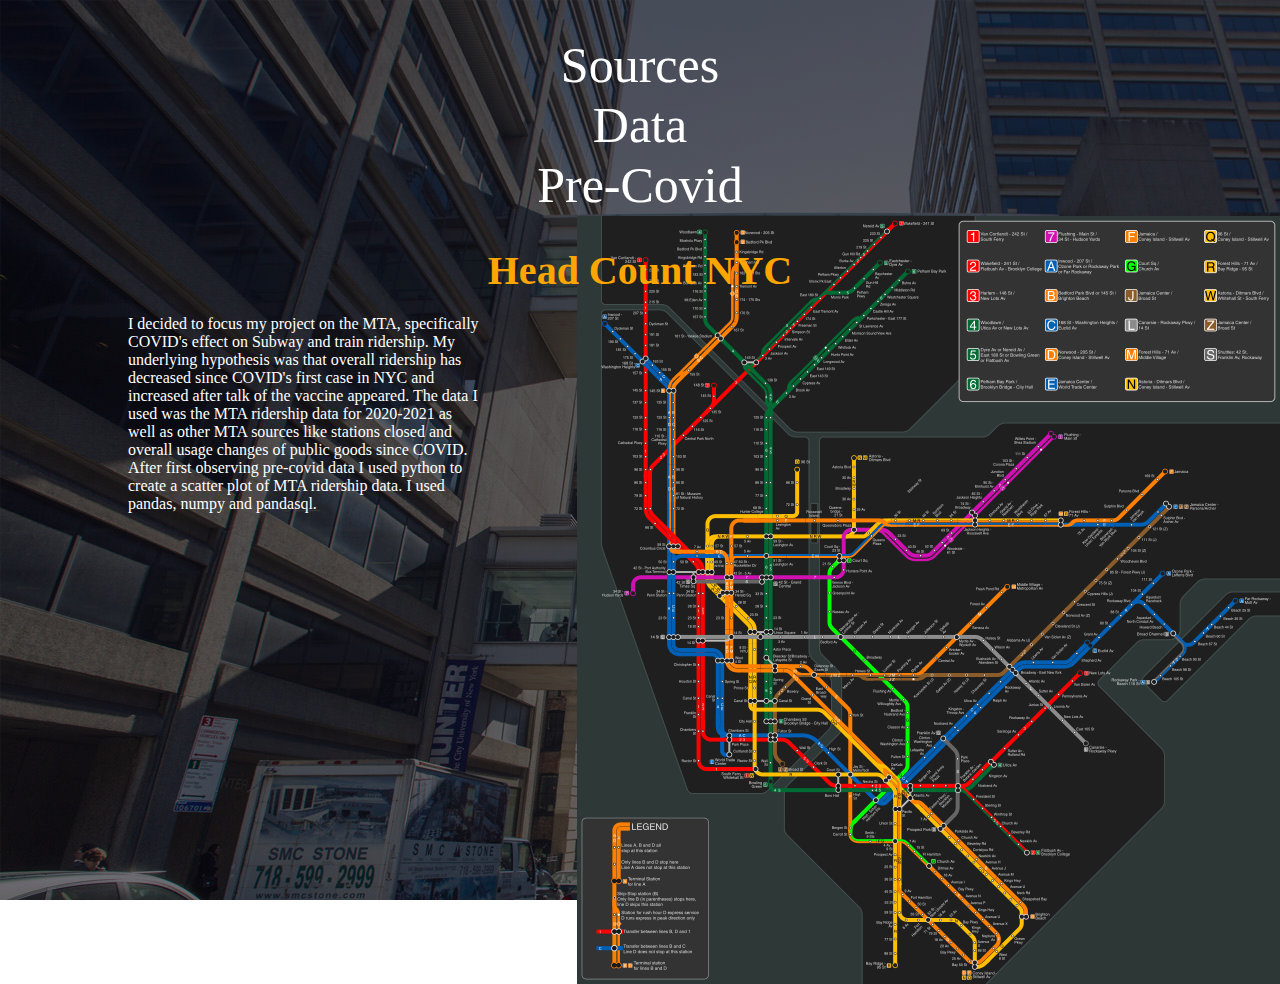
<file: index.html>
<!DOCTYPE html>
<html>
<head>
  <!-- Meta -->
  <meta name="viewport" content="width=device-width, initial-scale=1.0">
  <meta charset="UTF-8">

    <title> CSCI 39542 Orion Browne </title>
    <link rel = "stylesheet" type = "text/css" href= "css/style.css" >

</head>
<body>
    <header>
        <div class = "main">
            <div class = "logo">
                <h1>Head Count NYC</h1>
            </div>
            <ul class ="first">
                <br><br>
                <li><a href="sources.html">Sources  </a><a href="data.html">  Data</a><a href="precovid.html">  Pre-Covid</a></li>

            </ul>
            <div id ="content">
              <img src="map.png" title="MTA subway map" style="float: right">
            </div>
            <p3>
              I decided to focus my project on the MTA, specifically COVID's effect on Subway and train ridership. My underlying hypothesis was that overall ridership has decreased since COVID's first case in NYC and increased after talk of the vaccine appeared. The data I used was the MTA ridership data for 2020-2021 as well as other MTA sources like stations closed and overall usage changes of public goods since COVID. After first observing pre-covid data I used python to create a scatter plot of MTA ridership data. I used pandas, numpy and pandasql.

            </p3>

        </div>
    </header>

</body>
</html>
</file>
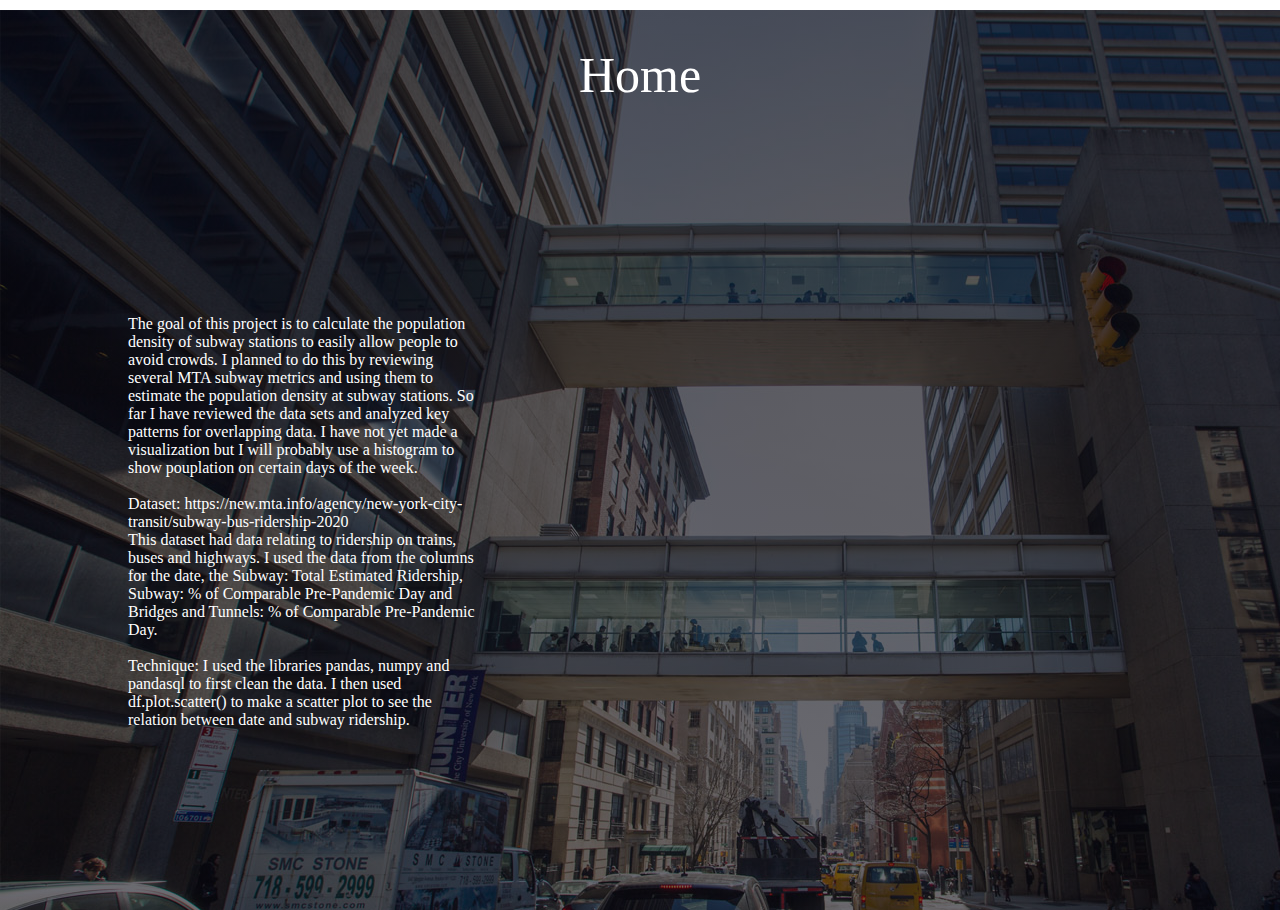
<file: data.html>
<!DOCTYPE html>
<html>
<head>
  <!-- Meta -->
  <meta name="viewport" content="width=device-width, initial-scale=1.0">
  <meta charset="UTF-8">

    <title> CSCI 39542 Orion Browne </title>
    <link rel = "stylesheet" type = "text/css" href= "css/style.css" >

</head>
<body>
    <header>
        <div class = "main">
            <ul class ="second">
                <br><br>
                <li><a href="index.html">Home</a></li>
            </ul>
          <p3>
            The goal of this project is to calculate the population density of subway stations to easily allow people to avoid crowds. I planned to do this by reviewing several MTA subway metrics and using them to estimate the population density at subway stations. So far I have reviewed the data sets and analyzed key patterns for overlapping data. I have not yet made a visualization but I will probably use a histogram to show pouplation on certain days of the week.
            <br><br>
            Dataset: https://new.mta.info/agency/new-york-city-transit/subway-bus-ridership-2020
            <br>
            This dataset had data relating to ridership on trains, buses and highways. I used the data from the columns for the date, the Subway: Total Estimated Ridership, Subway: % of Comparable Pre-Pandemic Day and Bridges and Tunnels: % of Comparable Pre-Pandemic Day.


            <br><br>
            Technique: I used the libraries pandas, numpy and pandasql to first clean the data. I then used df.plot.scatter() to make a scatter plot to see the relation between date and subway ridership.

          </p3>



        </div>
    </header>

</body>
</html>
</file>
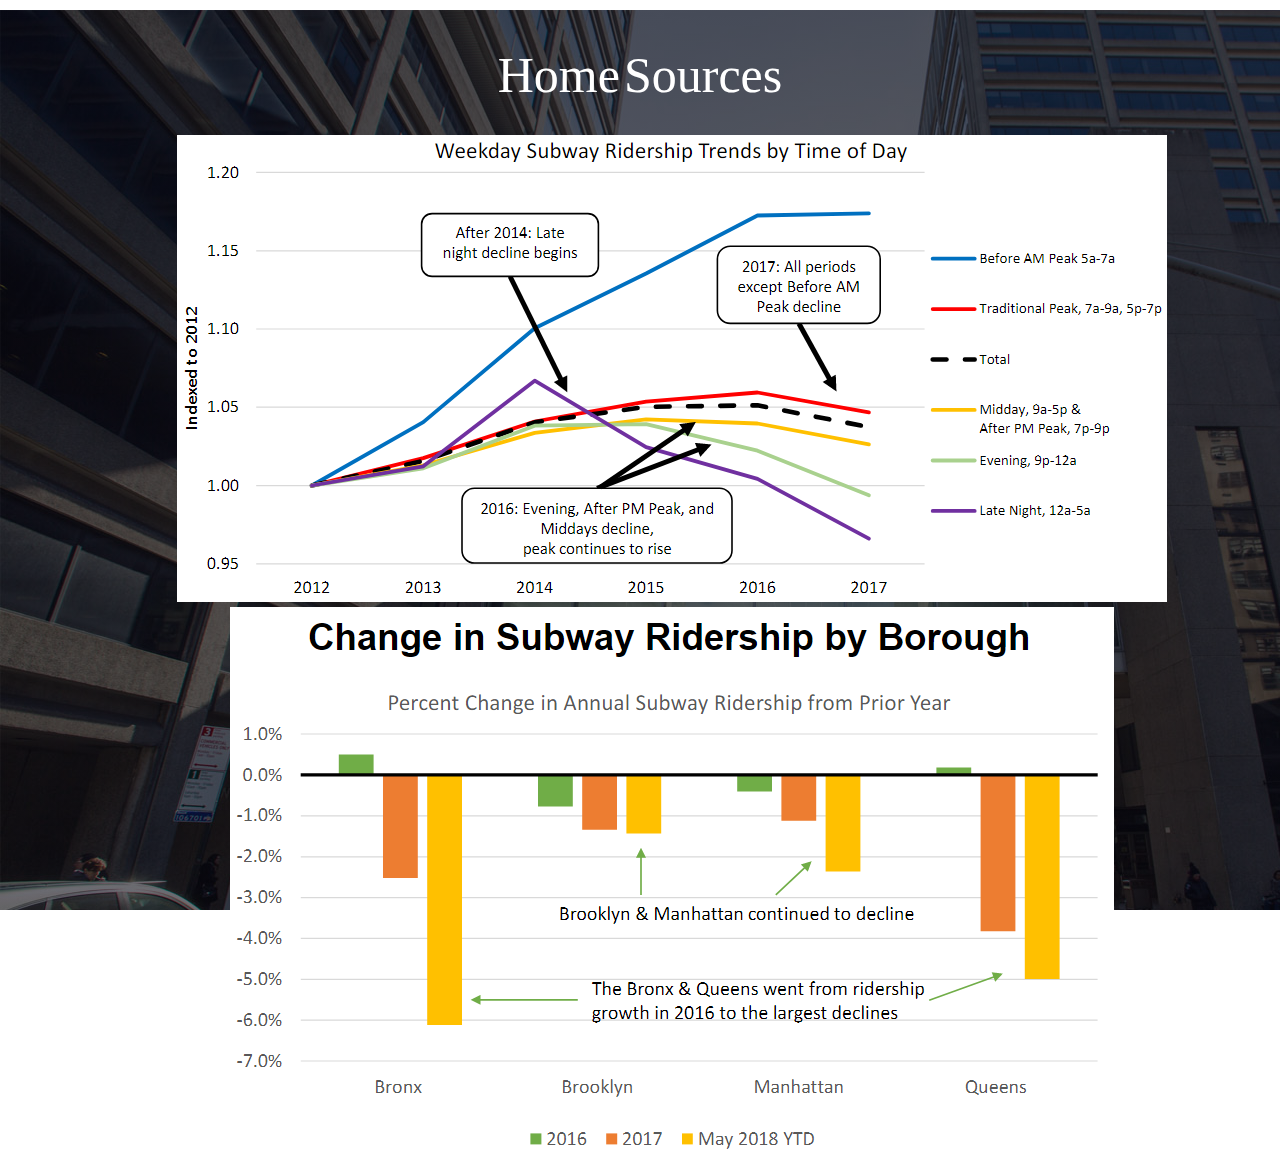
<file: precovid.html>
<!DOCTYPE html>
<html>
<head>
  <!-- Meta -->
  <meta name="viewport" content="width=device-width, initial-scale=1.0">
  <meta charset="UTF-8">

    <title> CSCI 39542 Orion Browne </title>
    <link rel = "stylesheet" type = "text/css" href= "css/style.css" >

</head>
<body>
    <header>
        <div class = "main">
            <ul class ="second">
                <br><br>
                <li>
                  <a href="index.html" style="display:inline-block; text-decoration:none;"">Home   </a>
                  <a href="sources.html" style="display:inline-block; text-decoration:none;"">   Sources</a>
                </li>
                <p2>

                  <img src ="weekdayridership.png" alt="Taken from MTA Ridership Trends powerpoint" title="Taken from MTA Ridership Trends powerpoint">
                  <img src ="boroughridership.png" alt="Taken from MTA Ridership Trends powerpoint" title="Taken from MTA Ridership Trends powerpoint">
                </p2>
            </ul>
        </div>
    </header>

</body>
</html>
</file>
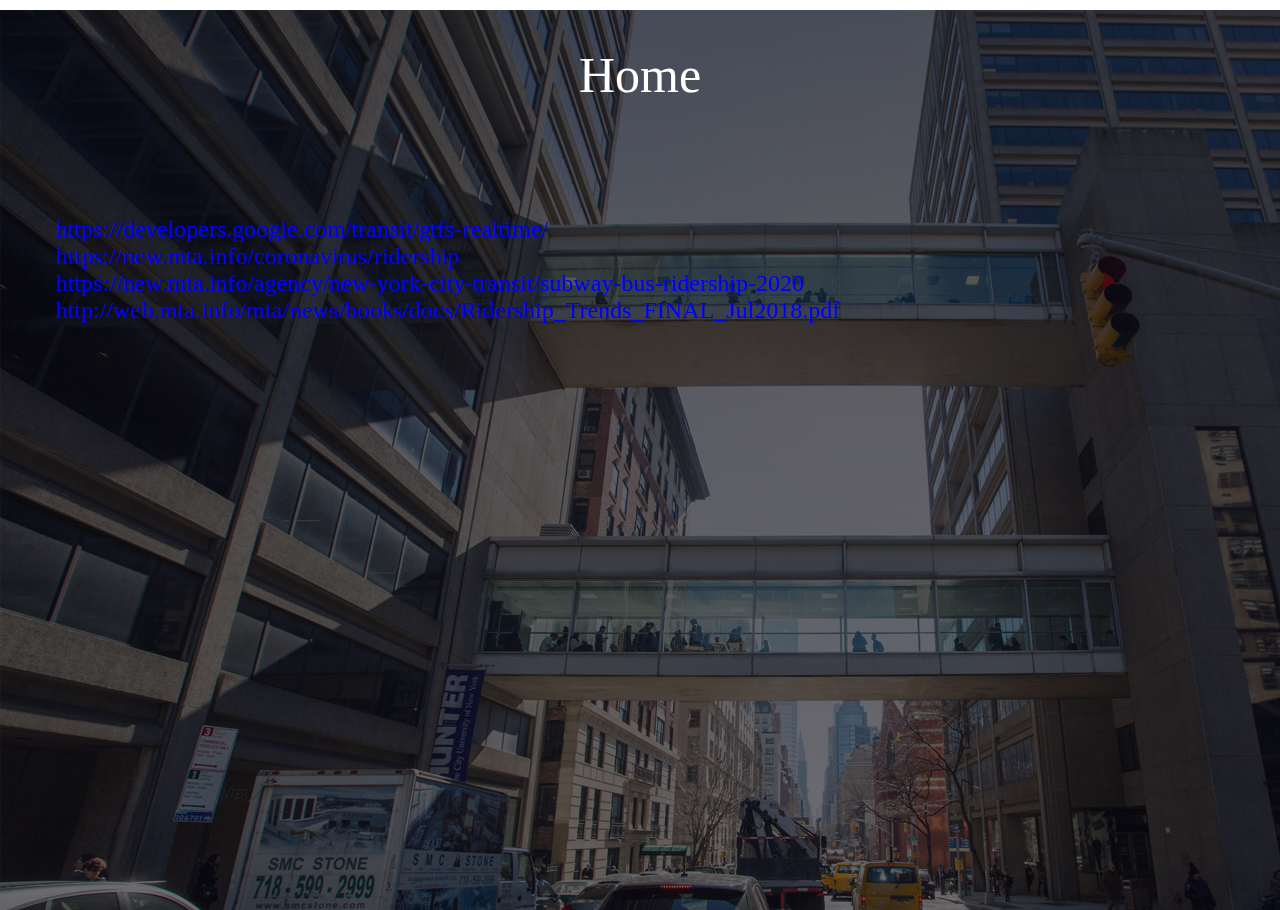
<file: sources.html>
<!DOCTYPE html>
<html>
<head>
  <!-- Meta -->
  <meta name="viewport" content="width=device-width, initial-scale=1.0">
  <meta charset="UTF-8">

    <title> CSCI 39542 Orion Browne </title>
    <link rel = "stylesheet" type = "text/css" href= "css/style.css" >

</head>
<body>
    <header>
        <div class = "main">
            <ul class ="second">
                <br><br>
                <li><a href="index.html">Home</a></li>
            </ul>
            <p1>https://developers.google.com/transit/gtfs-realtime/<br>
https://new.mta.info/coronavirus/ridership<br>
https://new.mta.info/agency/new-york-city-transit/subway-bus-ridership-2020<br>
http://web.mta.info/mta/news/books/docs/Ridership_Trends_FINAL_Jul2018.pdf
</p1>

        </div>
    </header>

</body>
</html>
</file>
<file: css/style.css>
*{
    margin: 0;
    padding: 0;
    font-family: Trebuchet MS;
}

header{
    background-image: linear-gradient(rgba(10,10,20,0.7),rgba(10,10,20,0.6)),url(../2.jpeg);
    height: 100vh;
    width:100%;
    background-size: cover;
    background-repeat: no-repeat;
    background-attachment: scroll;

}

html { overflow-y: scroll; }

content img {
  position: absolute;
  top: 50px;
}
ul.first{
    list-style-type: none;
    text-align: center;
    margin-top: 0%;
    margin-bottom: auto;
}
ul.second{
    list-style-type:none;
    text-align:center;
    margin-top: 10px;
    z-index:1;
}

ul li{
    display: inline-block;
    color: blue;
}

ul li a{
    text-decoration: none ;
    color: white;
    font-size: 50px;
}
ul li ::after{
    content: '';
    width: 0%;
    height: 2px;
    background: #f44336 ;
    display: block;
    margin: auto;
    transition: 0.6s ease;
}

ul li :hover::after{
    width: 100%;
}

.logo img{
    color: orange;
    float:left;
    width: 120px;
    height: auto;
    position: absolute;
    opacity: 65%;
    z-index:0;
}
h1 {
    color: orange;
    font-size: 40px;
    position: absolute;
    top: 30%;
    left: 50%;
    transform: translate(-50%,-50%);

}
h2 {
    color:rgb(124, 23, 255);
    font-size: 40px;
    position: absolute;
    top: 30%;
    left: 50%;
    transform: translate(-50%,-50%);

}

p1 {
    color: blue;
    font-size: 24px;
    position: absolute;
    top: 30%;
    left: 35%;
    transform: translate(-50%,-50%);
}
p2 {
    color: purple;
    font-size: 20px;
    position: absolute;
    top: 15%;
    left: 5%;
}
p3 {
  color: white;
  font-size: : 25px;
  position: absolute;
  top: 35%;
  left: 10%;
  margin-right: 800px;
}

.active {
  float:none;
  position:fixed;
  bottom: 0;
}


.static {
  float:none;
  position:absolute;
  bottom: 0;

}


.static:hover {
  float:none;
  position:absolute;
  bottom: 0;
  opacity:0;
}
</file>
